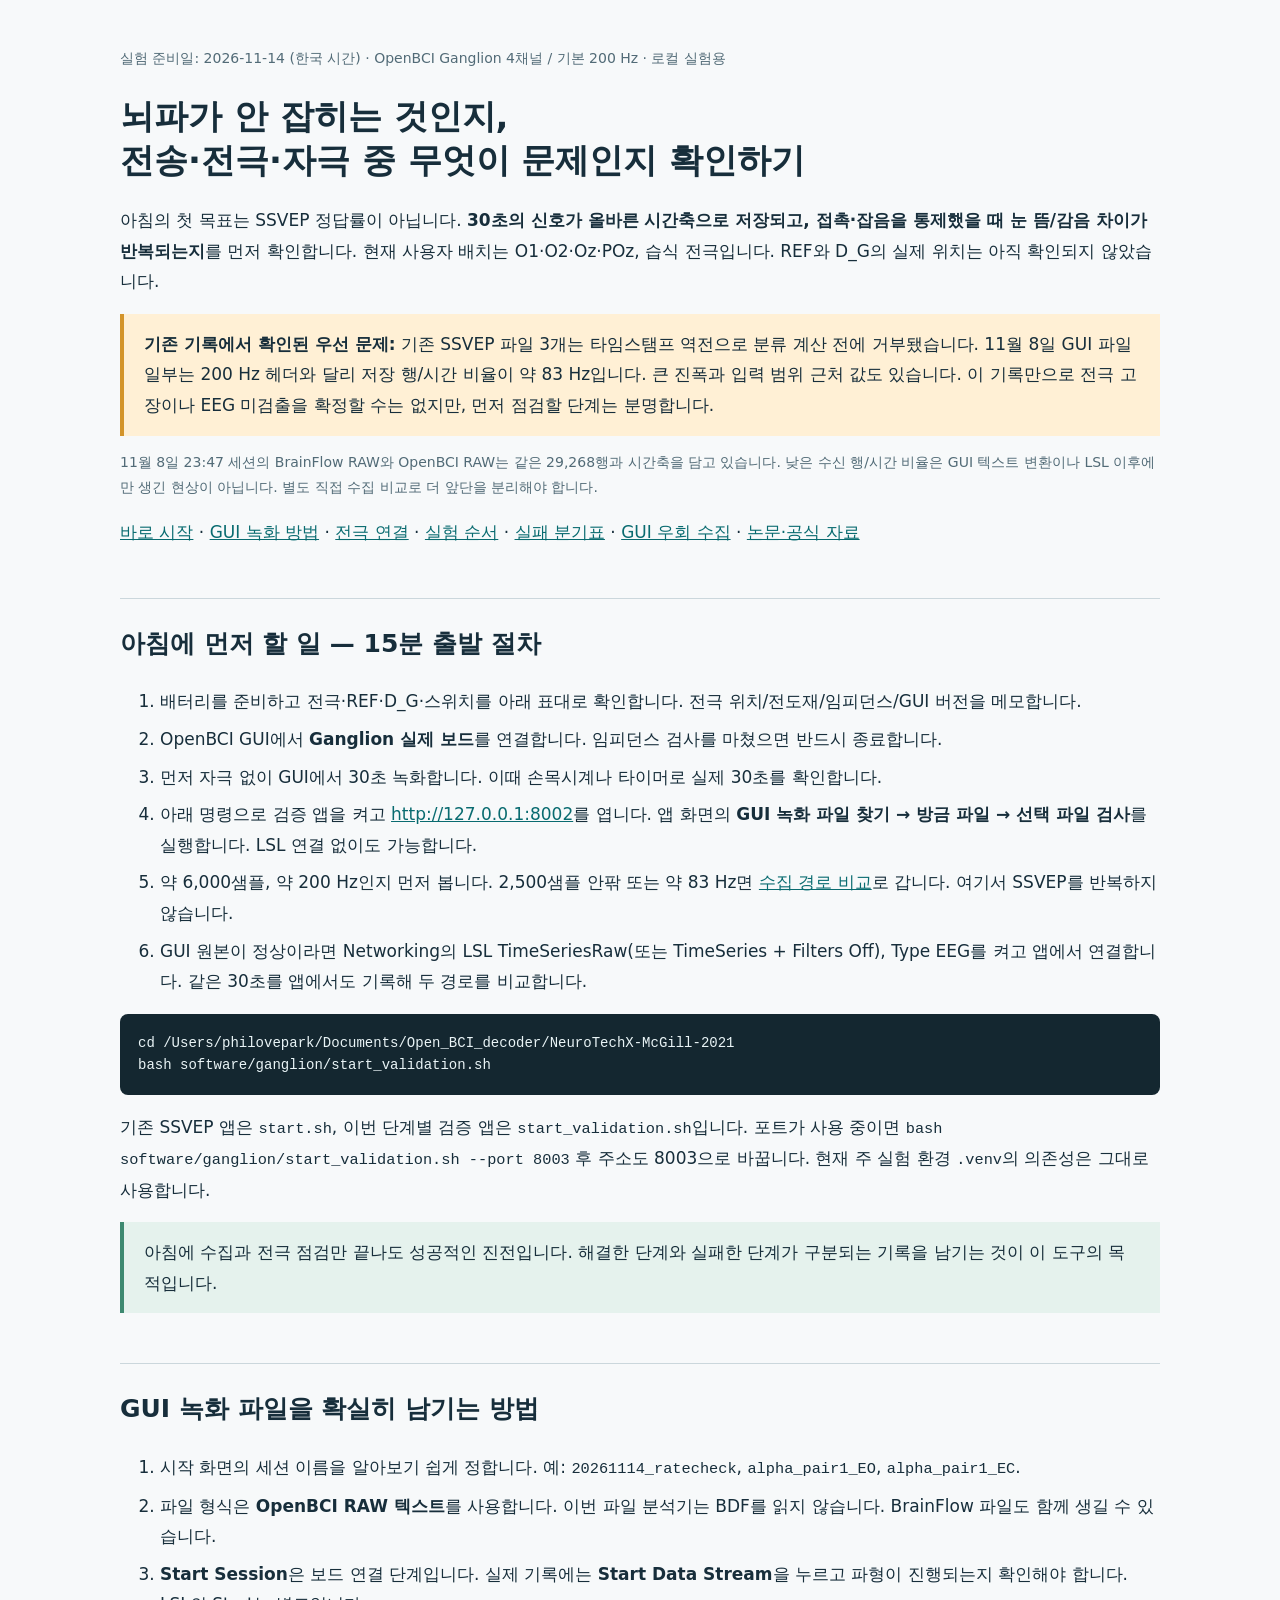
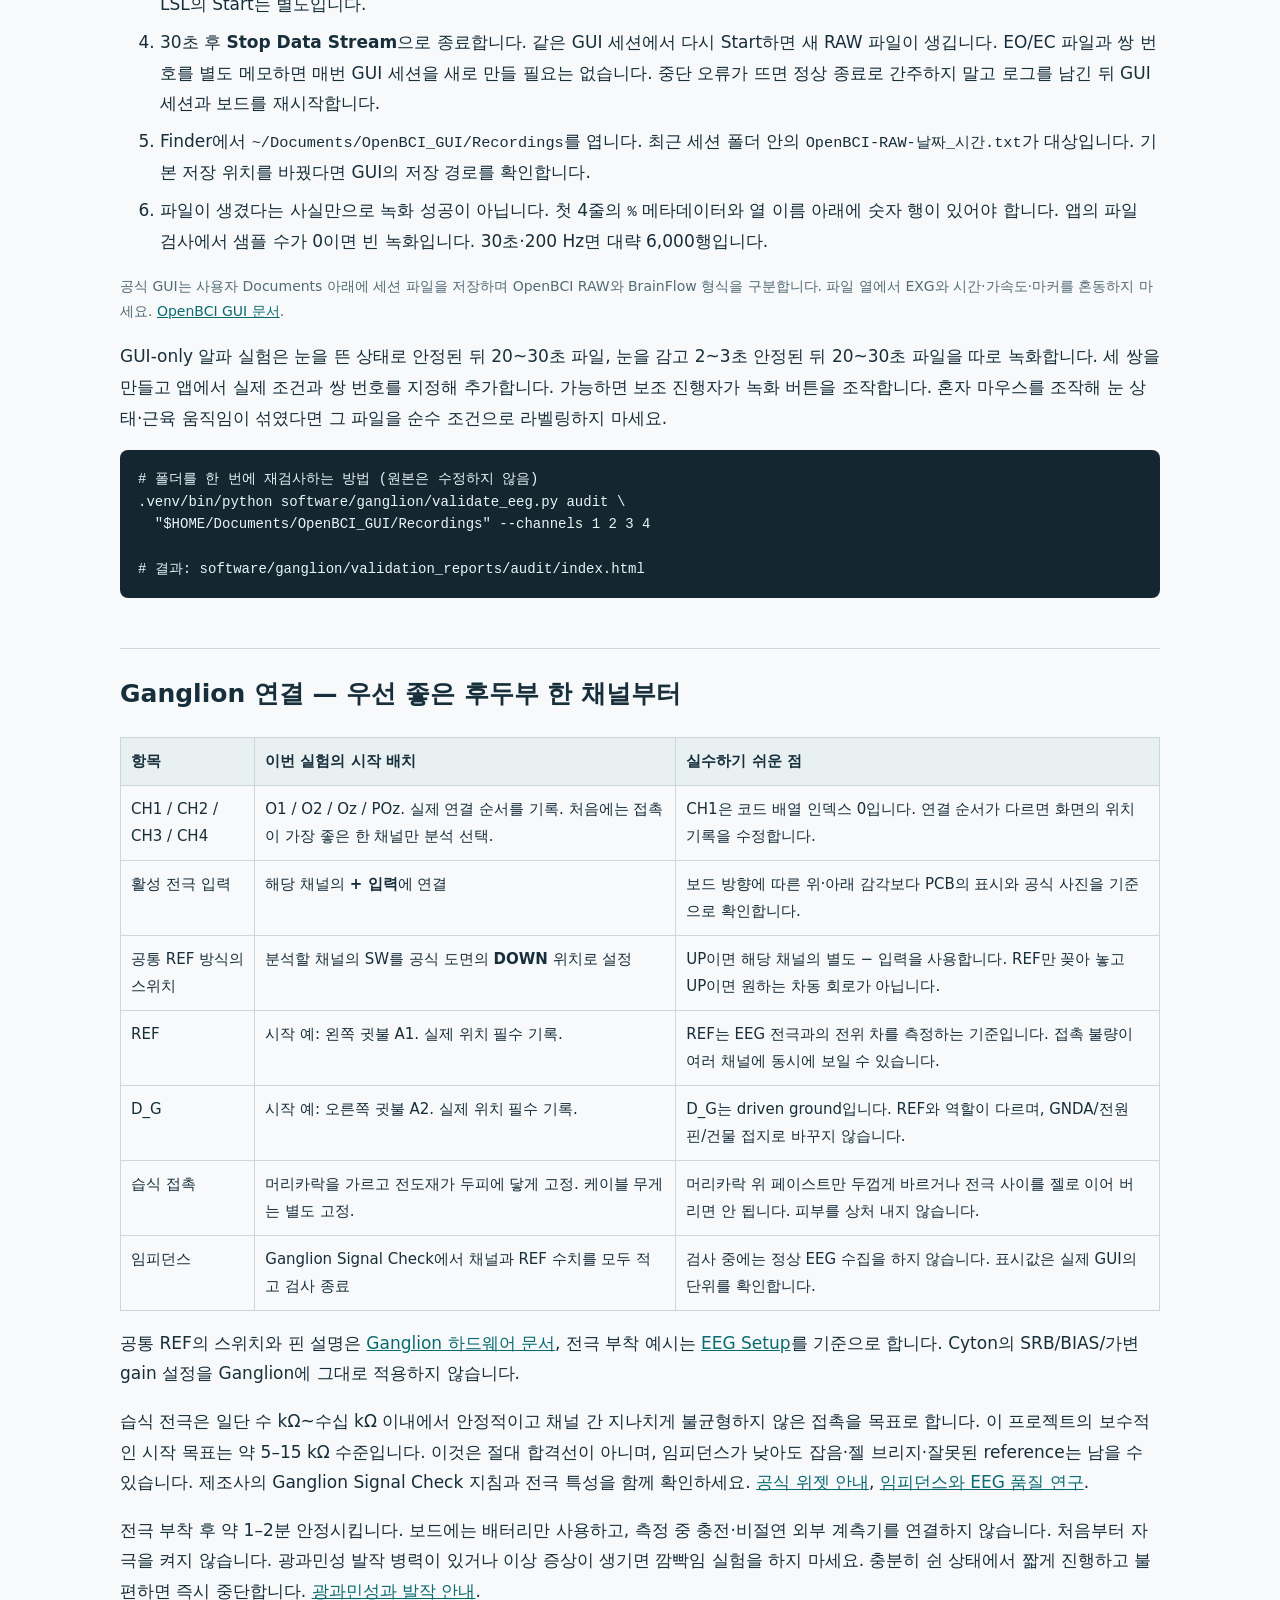
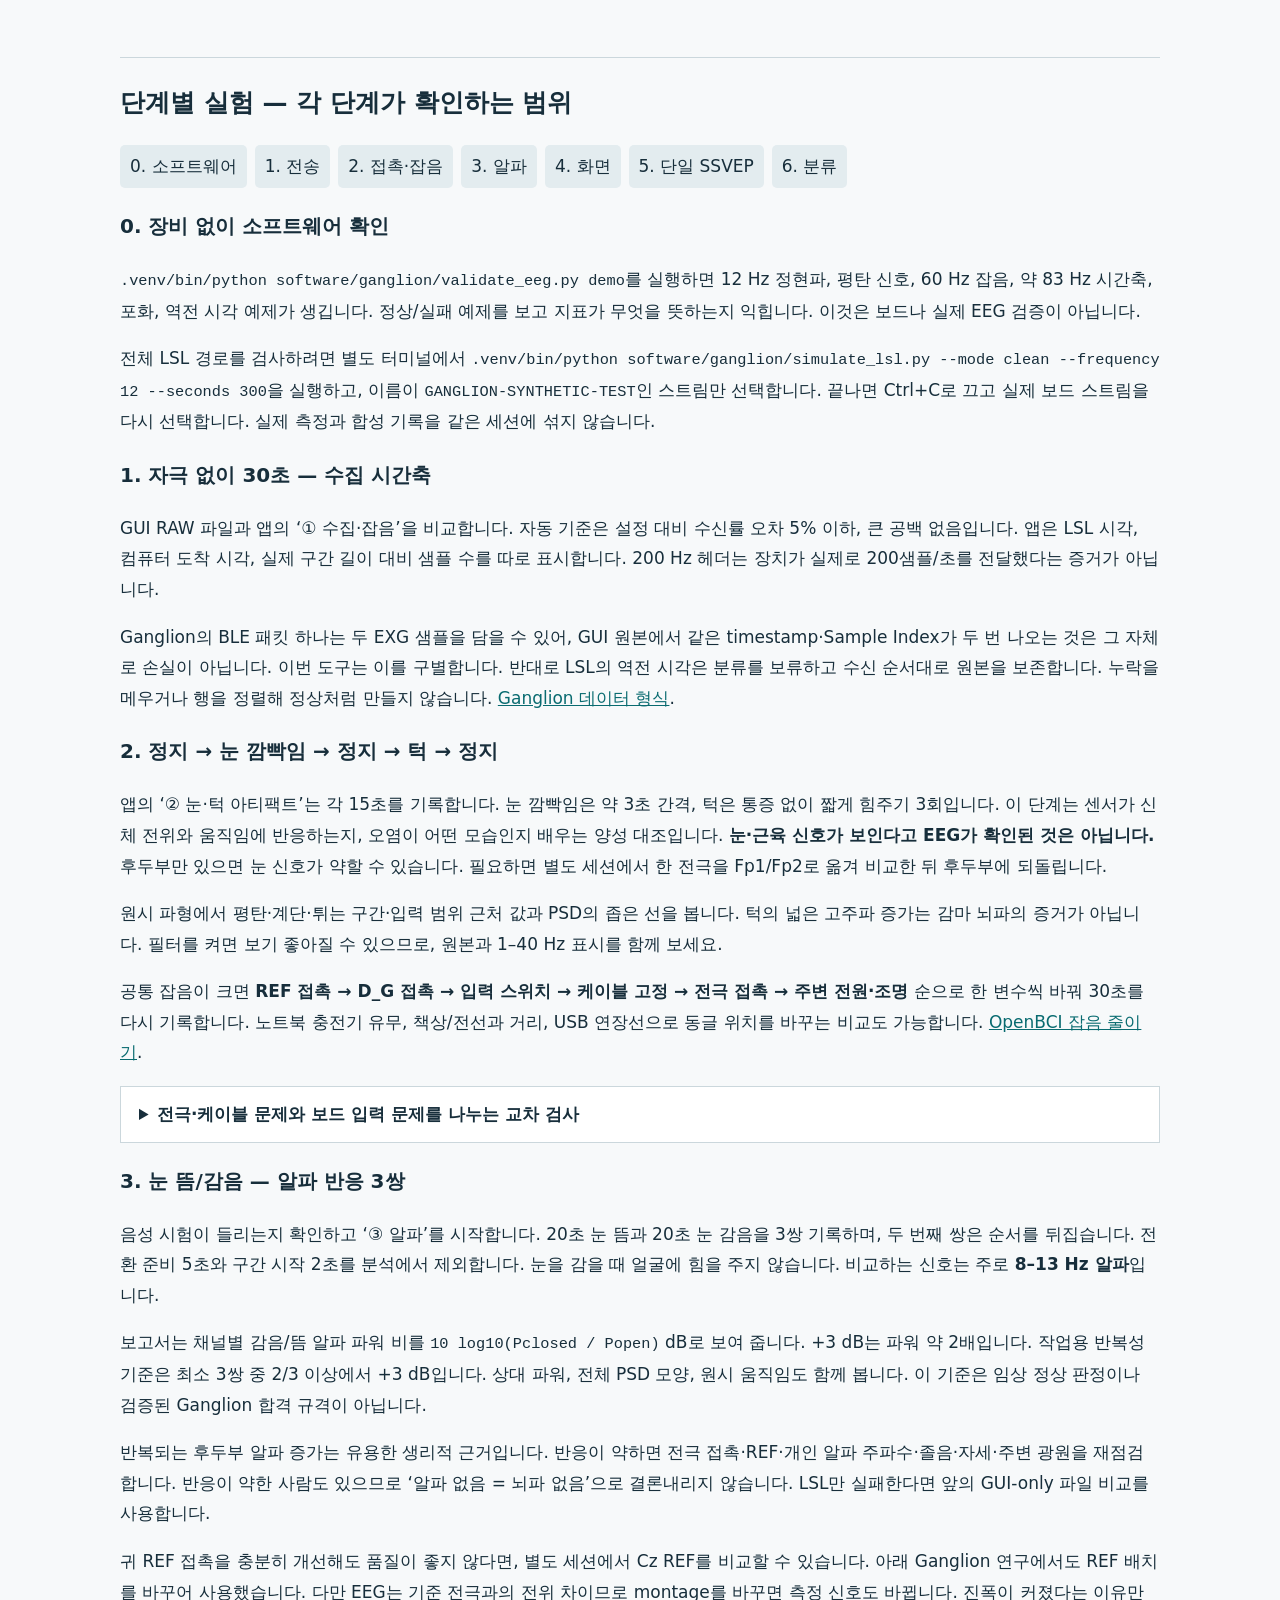
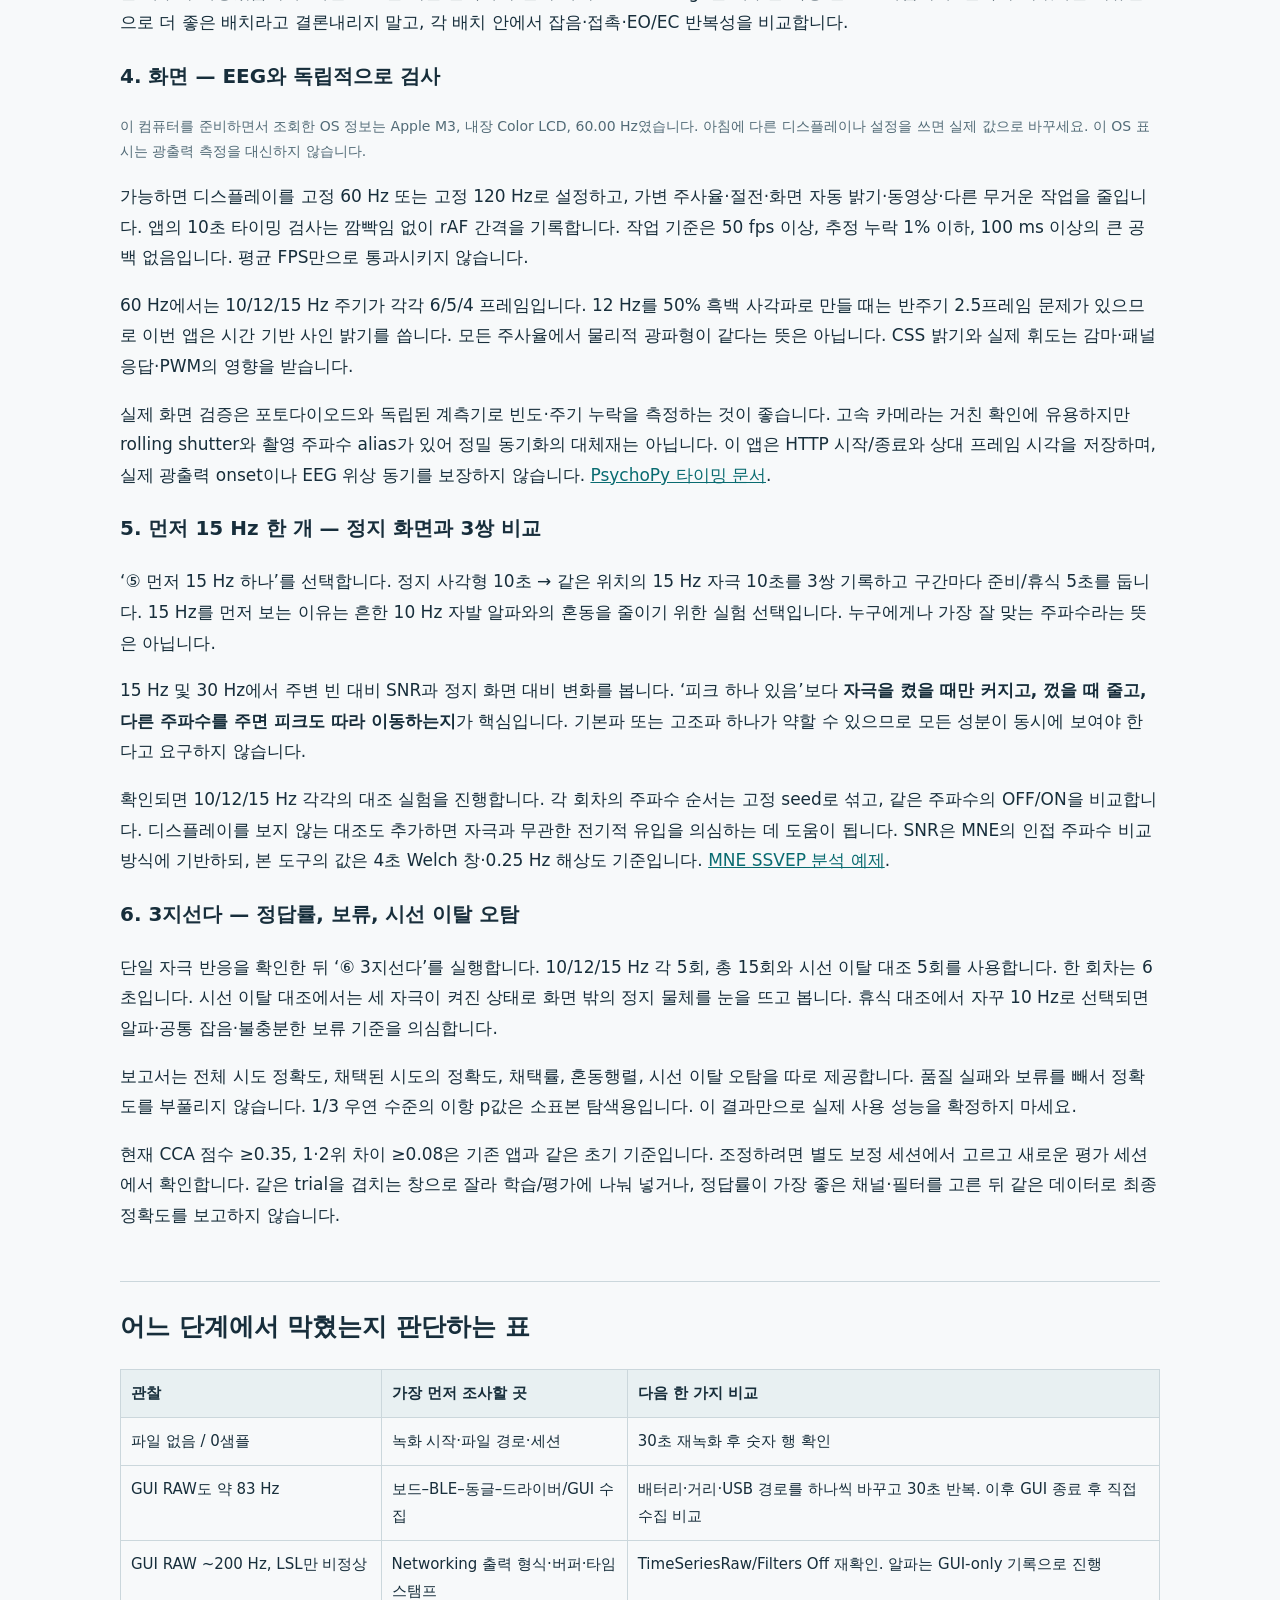
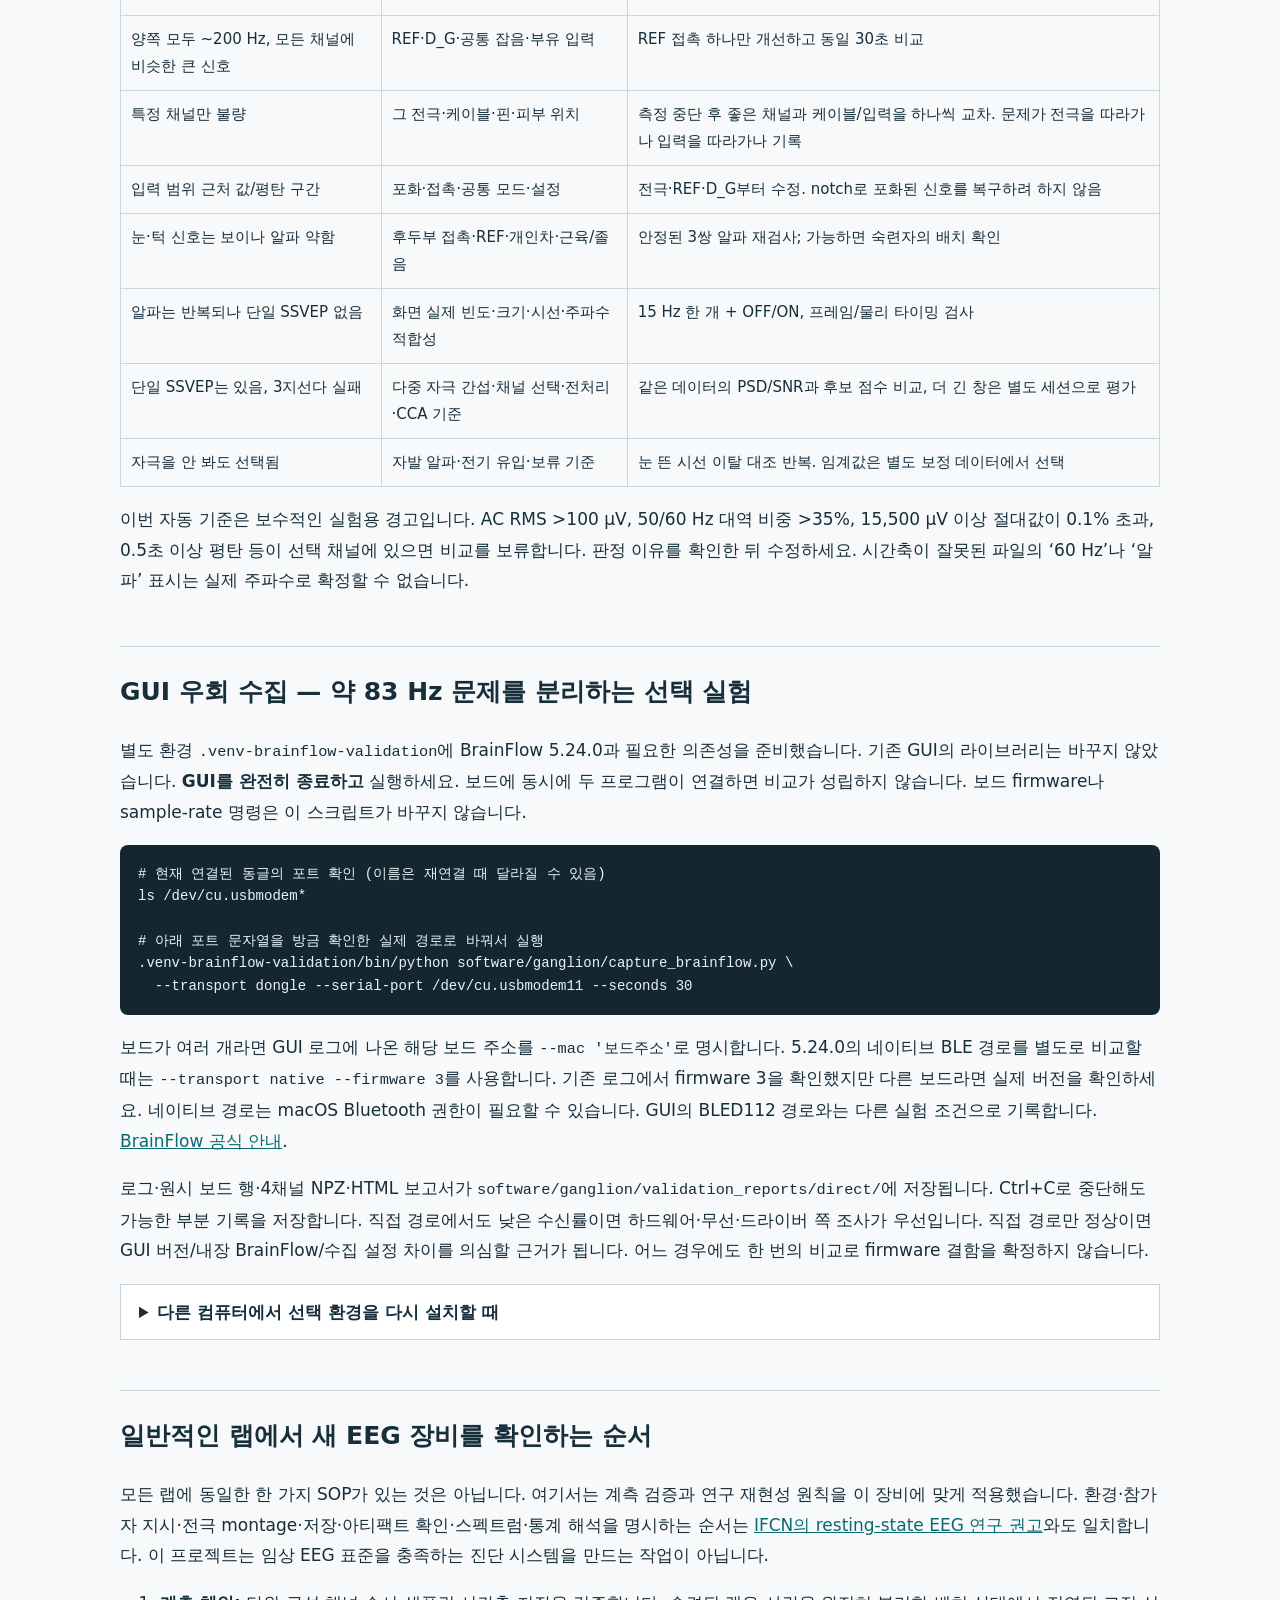
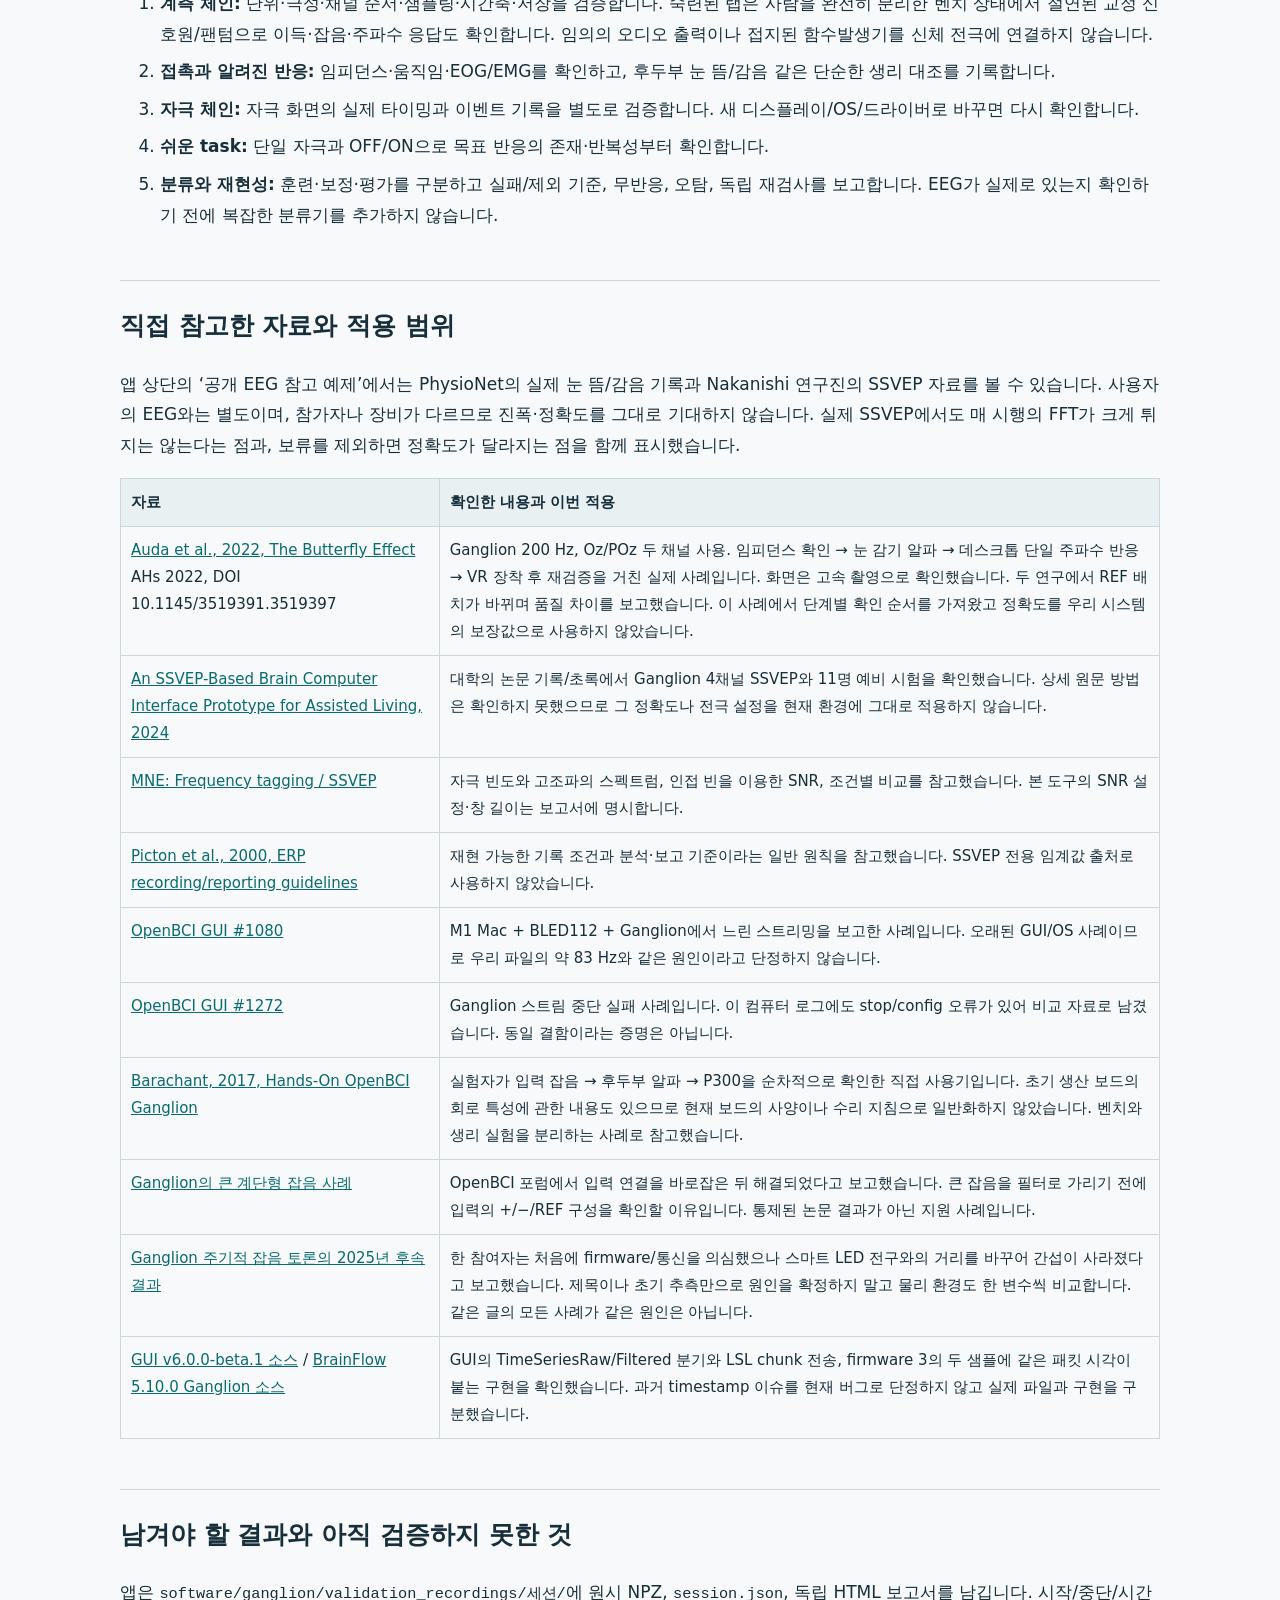
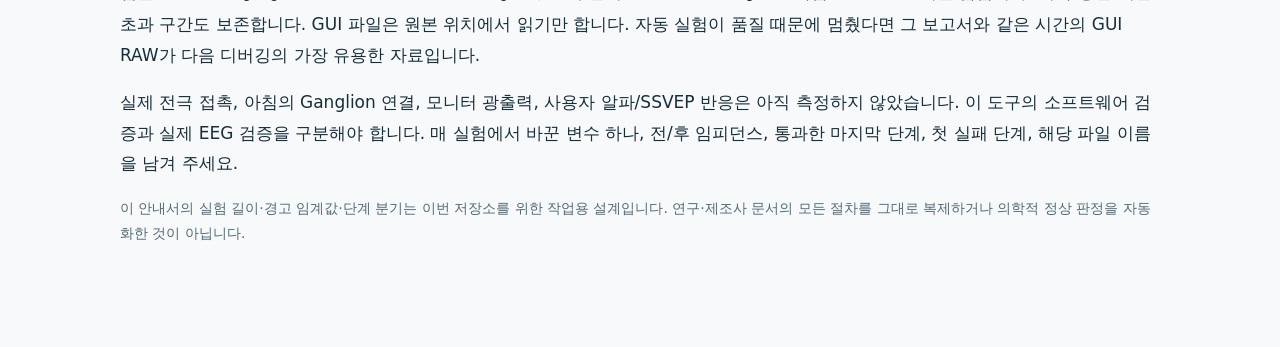
<file: NeuroTechX-McGill-2021/software/ganglion/docs/MORNING_GUIDE.html>
<!doctype html><html lang="ko"><head><meta charset="utf-8"><meta name="viewport" content="width=device-width,initial-scale=1"><title>Ganglion EEG 검증 · 아침 실험 안내</title><style>
body{font:17px/1.8 system-ui,-apple-system,sans-serif;max-width:1040px;margin:auto;padding:32px 24px 100px;color:#172e3b;background:#f7f9fa}h1{font-size:34px;line-height:1.3}h2{margin-top:50px;border-top:1px solid #cbd7dc;padding-top:22px;font-size:25px}h3{font-size:20px}a{color:#096b70}table{border-collapse:collapse;width:100%;font-size:15px}td,th{padding:10px;border:1px solid #cbd7dc;text-align:left;vertical-align:top}th{background:#e8f0f2}pre{background:#142730;color:#e9f4f6;padding:18px;border-radius:8px;overflow:auto;font-size:14px;line-height:1.6}code{font-size:.9em}li{margin:7px 0}.callout{background:#fff0d5;border-left:4px solid #d3942a;padding:15px 20px}.success{background:#e5f2ed;border-left:4px solid #3d8970;padding:15px 20px}.small{font-size:14px;color:#526b77}.flow{display:flex;gap:8px;flex-wrap:wrap}.flow span{background:#e3ecef;padding:6px 10px;border-radius:5px}details{border:1px solid #cbd7dc;padding:12px 18px;margin:18px 0;background:white}summary{cursor:pointer;font-weight:600}@media(max-width:600px){body{padding:18px 12px}h1{font-size:27px}table{font-size:13px}td,th{padding:6px}}@media print{body{background:white;font-size:11pt;max-width:none;padding:0}h2{break-after:avoid}pre,table,details{break-inside:avoid}a{color:#075c60}}
</style></head><body>
<p class="small">실험 준비일: 2026-11-14 (한국 시간) · OpenBCI Ganglion 4채널 / 기본 200 Hz · 로컬 실험용</p>
<h1>뇌파가 안 잡히는 것인지,<br>전송·전극·자극 중 무엇이 문제인지 확인하기</h1>
<p>아침의 첫 목표는 SSVEP 정답률이 아닙니다. <strong>30초의 신호가 올바른 시간축으로 저장되고, 접촉·잡음을 통제했을 때 눈 뜸/감음 차이가 반복되는지</strong>를 먼저 확인합니다. 현재 사용자 배치는 O1·O2·Oz·POz, 습식 전극입니다. REF와 D_G의 실제 위치는 아직 확인되지 않았습니다.</p>
<div class="callout"><strong>기존 기록에서 확인된 우선 문제:</strong> 기존 SSVEP 파일 3개는 타임스탬프 역전으로 분류 계산 전에 거부됐습니다. 11월 8일 GUI 파일 일부는 200 Hz 헤더와 달리 저장 행/시간 비율이 약 83 Hz입니다. 큰 진폭과 입력 범위 근처 값도 있습니다. 이 기록만으로 전극 고장이나 EEG 미검출을 확정할 수는 없지만, 먼저 점검할 단계는 분명합니다.</div>
<p class="small">11월 8일 23:47 세션의 BrainFlow RAW와 OpenBCI RAW는 같은 29,268행과 시간축을 담고 있습니다. 낮은 수신 행/시간 비율은 GUI 텍스트 변환이나 LSL 이후에만 생긴 현상이 아닙니다. 별도 직접 수집 비교로 더 앞단을 분리해야 합니다.</p>
<p><a href="#quick">바로 시작</a> · <a href="#record">GUI 녹화 방법</a> · <a href="#setup">전극 연결</a> · <a href="#steps">실험 순서</a> · <a href="#decision">실패 분기표</a> · <a href="#direct">GUI 우회 수집</a> · <a href="#research">논문·공식 자료</a></p>

<h2 id="quick">아침에 먼저 할 일 — 15분 출발 절차</h2>
<ol>
<li>배터리를 준비하고 전극·REF·D_G·스위치를 아래 표대로 확인합니다. 전극 위치/전도재/임피던스/GUI 버전을 메모합니다.</li>
<li>OpenBCI GUI에서 <strong>Ganglion 실제 보드</strong>를 연결합니다. 임피던스 검사를 마쳤으면 반드시 종료합니다.</li>
<li>먼저 자극 없이 GUI에서 30초 녹화합니다. 이때 손목시계나 타이머로 실제 30초를 확인합니다.</li>
<li>아래 명령으로 검증 앱을 켜고 <a href="http://127.0.0.1:8002">http://127.0.0.1:8002</a>를 엽니다. 앱 화면의 <strong>GUI 녹화 파일 찾기 → 방금 파일 → 선택 파일 검사</strong>를 실행합니다. LSL 연결 없이도 가능합니다.</li>
<li>약 6,000샘플, 약 200 Hz인지 먼저 봅니다. 2,500샘플 안팎 또는 약 83 Hz면 <a href="#direct">수집 경로 비교</a>로 갑니다. 여기서 SSVEP를 반복하지 않습니다.</li>
<li>GUI 원본이 정상이라면 Networking의 LSL TimeSeriesRaw(또는 TimeSeries + Filters Off), Type EEG를 켜고 앱에서 연결합니다. 같은 30초를 앱에서도 기록해 두 경로를 비교합니다.</li>
</ol>
<pre>cd /Users/philovepark/Documents/Open_BCI_decoder/NeuroTechX-McGill-2021
bash software/ganglion/start_validation.sh</pre>
<p>기존 SSVEP 앱은 <code>start.sh</code>, 이번 단계별 검증 앱은 <code>start_validation.sh</code>입니다. 포트가 사용 중이면 <code>bash software/ganglion/start_validation.sh --port 8003</code> 후 주소도 8003으로 바꿉니다. 현재 주 실험 환경 <code>.venv</code>의 의존성은 그대로 사용합니다.</p>
<div class="success">아침에 수집과 전극 점검만 끝나도 성공적인 진전입니다. 해결한 단계와 실패한 단계가 구분되는 기록을 남기는 것이 이 도구의 목적입니다.</div>

<h2 id="record">GUI 녹화 파일을 확실히 남기는 방법</h2>
<ol>
<li>시작 화면의 세션 이름을 알아보기 쉽게 정합니다. 예: <code>20261114_ratecheck</code>, <code>alpha_pair1_EO</code>, <code>alpha_pair1_EC</code>.</li>
<li>파일 형식은 <strong>OpenBCI RAW 텍스트</strong>를 사용합니다. 이번 파일 분석기는 BDF를 읽지 않습니다. BrainFlow 파일도 함께 생길 수 있습니다.</li>
<li><strong>Start Session</strong>은 보드 연결 단계입니다. 실제 기록에는 <strong>Start Data Stream</strong>을 누르고 파형이 진행되는지 확인해야 합니다. LSL의 Start는 별도입니다.</li>
<li>30초 후 <strong>Stop Data Stream</strong>으로 종료합니다. 같은 GUI 세션에서 다시 Start하면 새 RAW 파일이 생깁니다. EO/EC 파일과 쌍 번호를 별도 메모하면 매번 GUI 세션을 새로 만들 필요는 없습니다. 중단 오류가 뜨면 정상 종료로 간주하지 말고 로그를 남긴 뒤 GUI 세션과 보드를 재시작합니다.</li>
<li>Finder에서 <code>~/Documents/OpenBCI_GUI/Recordings</code>를 엽니다. 최근 세션 폴더 안의 <code>OpenBCI-RAW-날짜_시간.txt</code>가 대상입니다. 기본 저장 위치를 바꿨다면 GUI의 저장 경로를 확인합니다.</li>
<li>파일이 생겼다는 사실만으로 녹화 성공이 아닙니다. 첫 4줄의 <code>%</code> 메타데이터와 열 이름 아래에 숫자 행이 있어야 합니다. 앱의 파일 검사에서 샘플 수가 0이면 빈 녹화입니다. 30초·200 Hz면 대략 6,000행입니다.</li>
</ol>
<p class="small">공식 GUI는 사용자 Documents 아래에 세션 파일을 저장하며 OpenBCI RAW와 BrainFlow 형식을 구분합니다. 파일 열에서 EXG와 시간·가속도·마커를 혼동하지 마세요. <a href="https://docs.openbci.com/Software/OpenBCISoftware/GUIDocs/">OpenBCI GUI 문서</a>.</p>
<p>GUI-only 알파 실험은 눈을 뜬 상태로 안정된 뒤 20~30초 파일, 눈을 감고 2~3초 안정된 뒤 20~30초 파일을 따로 녹화합니다. 세 쌍을 만들고 앱에서 실제 조건과 쌍 번호를 지정해 추가합니다. 가능하면 보조 진행자가 녹화 버튼을 조작합니다. 혼자 마우스를 조작해 눈 상태·근육 움직임이 섞였다면 그 파일을 순수 조건으로 라벨링하지 마세요.</p>
<pre># 폴더를 한 번에 재검사하는 방법 (원본은 수정하지 않음)
.venv/bin/python software/ganglion/validate_eeg.py audit \
  "$HOME/Documents/OpenBCI_GUI/Recordings" --channels 1 2 3 4

# 결과: software/ganglion/validation_reports/audit/index.html</pre>

<h2 id="setup">Ganglion 연결 — 우선 좋은 후두부 한 채널부터</h2>
<table><thead><tr><th>항목</th><th>이번 실험의 시작 배치</th><th>실수하기 쉬운 점</th></tr></thead><tbody>
<tr><td>CH1 / CH2 / CH3 / CH4</td><td>O1 / O2 / Oz / POz. 실제 연결 순서를 기록. 처음에는 접촉이 가장 좋은 한 채널만 분석 선택.</td><td>CH1은 코드 배열 인덱스 0입니다. 연결 순서가 다르면 화면의 위치 기록을 수정합니다.</td></tr>
<tr><td>활성 전극 입력</td><td>해당 채널의 <strong>+ 입력</strong>에 연결</td><td>보드 방향에 따른 위·아래 감각보다 PCB의 표시와 공식 사진을 기준으로 확인합니다.</td></tr>
<tr><td>공통 REF 방식의 스위치</td><td>분석할 채널의 SW를 공식 도면의 <strong>DOWN</strong> 위치로 설정</td><td>UP이면 해당 채널의 별도 − 입력을 사용합니다. REF만 꽂아 놓고 UP이면 원하는 차동 회로가 아닙니다.</td></tr>
<tr><td>REF</td><td>시작 예: 왼쪽 귓불 A1. 실제 위치 필수 기록.</td><td>REF는 EEG 전극과의 전위 차를 측정하는 기준입니다. 접촉 불량이 여러 채널에 동시에 보일 수 있습니다.</td></tr>
<tr><td>D_G</td><td>시작 예: 오른쪽 귓불 A2. 실제 위치 필수 기록.</td><td>D_G는 driven ground입니다. REF와 역할이 다르며, GNDA/전원 핀/건물 접지로 바꾸지 않습니다.</td></tr>
<tr><td>습식 접촉</td><td>머리카락을 가르고 전도재가 두피에 닿게 고정. 케이블 무게는 별도 고정.</td><td>머리카락 위 페이스트만 두껍게 바르거나 전극 사이를 젤로 이어 버리면 안 됩니다. 피부를 상처 내지 않습니다.</td></tr>
<tr><td>임피던스</td><td>Ganglion Signal Check에서 채널과 REF 수치를 모두 적고 검사 종료</td><td>검사 중에는 정상 EEG 수집을 하지 않습니다. 표시값은 실제 GUI의 단위를 확인합니다.</td></tr>
</tbody></table>
<p>공통 REF의 스위치와 핀 설명은 <a href="https://docs.openbci.com/Ganglion/GanglionSpecs/">Ganglion 하드웨어 문서</a>, 전극 부착 예시는 <a href="https://docs.openbci.com/GettingStarted/Biosensing-Setups/EEGSetup/">EEG Setup</a>를 기준으로 합니다. Cyton의 SRB/BIAS/가변 gain 설정을 Ganglion에 그대로 적용하지 않습니다.</p>
<p>습식 전극은 일단 수 kΩ~수십 kΩ 이내에서 안정적이고 채널 간 지나치게 불균형하지 않은 접촉을 목표로 합니다. 이 프로젝트의 보수적인 시작 목표는 약 5–15 kΩ 수준입니다. 이것은 절대 합격선이 아니며, 임피던스가 낮아도 잡음·젤 브리지·잘못된 reference는 남을 수 있습니다. 제조사의 Ganglion Signal Check 지침과 전극 특성을 함께 확인하세요. <a href="https://docs.openbci.com/Software/OpenBCISoftware/GUIWidgets/">공식 위젯 안내</a>, <a href="https://pubmed.ncbi.nlm.nih.gov/11222977/">임피던스와 EEG 품질 연구</a>.</p>
<p>전극 부착 후 약 1–2분 안정시킵니다. 보드에는 배터리만 사용하고, 측정 중 충전·비절연 외부 계측기를 연결하지 않습니다. 처음부터 자극을 켜지 않습니다. 광과민성 발작 병력이 있거나 이상 증상이 생기면 깜빡임 실험을 하지 마세요. 충분히 쉰 상태에서 짧게 진행하고 불편하면 즉시 중단합니다. <a href="https://www.epilepsy.com/what-is-epilepsy/seizure-triggers/photosensitivity">광과민성과 발작 안내</a>.</p>

<h2 id="steps">단계별 실험 — 각 단계가 확인하는 범위</h2>
<div class="flow"><span>0. 소프트웨어</span><span>1. 전송</span><span>2. 접촉·잡음</span><span>3. 알파</span><span>4. 화면</span><span>5. 단일 SSVEP</span><span>6. 분류</span></div>
<h3>0. 장비 없이 소프트웨어 확인</h3>
<p><code>.venv/bin/python software/ganglion/validate_eeg.py demo</code>를 실행하면 12 Hz 정현파, 평탄 신호, 60 Hz 잡음, 약 83 Hz 시간축, 포화, 역전 시각 예제가 생깁니다. 정상/실패 예제를 보고 지표가 무엇을 뜻하는지 익힙니다. 이것은 보드나 실제 EEG 검증이 아닙니다.</p>
<p>전체 LSL 경로를 검사하려면 별도 터미널에서 <code>.venv/bin/python software/ganglion/simulate_lsl.py --mode clean --frequency 12 --seconds 300</code>을 실행하고, 이름이 <code>GANGLION-SYNTHETIC-TEST</code>인 스트림만 선택합니다. 끝나면 Ctrl+C로 끄고 실제 보드 스트림을 다시 선택합니다. 실제 측정과 합성 기록을 같은 세션에 섞지 않습니다.</p>

<h3>1. 자극 없이 30초 — 수집 시간축</h3>
<p>GUI RAW 파일과 앱의 ‘① 수집·잡음’을 비교합니다. 자동 기준은 설정 대비 수신률 오차 5% 이하, 큰 공백 없음입니다. 앱은 LSL 시각, 컴퓨터 도착 시각, 실제 구간 길이 대비 샘플 수를 따로 표시합니다. 200 Hz 헤더는 장치가 실제로 200샘플/초를 전달했다는 증거가 아닙니다.</p>
<p>Ganglion의 BLE 패킷 하나는 두 EXG 샘플을 담을 수 있어, GUI 원본에서 같은 timestamp·Sample Index가 두 번 나오는 것은 그 자체로 손실이 아닙니다. 이번 도구는 이를 구별합니다. 반대로 LSL의 역전 시각은 분류를 보류하고 수신 순서대로 원본을 보존합니다. 누락을 메우거나 행을 정렬해 정상처럼 만들지 않습니다. <a href="https://docs.openbci.com/Ganglion/GanglionDataFormat/">Ganglion 데이터 형식</a>.</p>

<h3>2. 정지 → 눈 깜빡임 → 정지 → 턱 → 정지</h3>
<p>앱의 ‘② 눈·턱 아티팩트’는 각 15초를 기록합니다. 눈 깜빡임은 약 3초 간격, 턱은 통증 없이 짧게 힘주기 3회입니다. 이 단계는 센서가 신체 전위와 움직임에 반응하는지, 오염이 어떤 모습인지 배우는 양성 대조입니다. <strong>눈·근육 신호가 보인다고 EEG가 확인된 것은 아닙니다.</strong> 후두부만 있으면 눈 신호가 약할 수 있습니다. 필요하면 별도 세션에서 한 전극을 Fp1/Fp2로 옮겨 비교한 뒤 후두부에 되돌립니다.</p>
<p>원시 파형에서 평탄·계단·튀는 구간·입력 범위 근처 값과 PSD의 좁은 선을 봅니다. 턱의 넓은 고주파 증가는 감마 뇌파의 증거가 아닙니다. 필터를 켜면 보기 좋아질 수 있으므로, 원본과 1–40 Hz 표시를 함께 보세요.</p>
<p>공통 잡음이 크면 <strong>REF 접촉 → D_G 접촉 → 입력 스위치 → 케이블 고정 → 전극 접촉 → 주변 전원·조명</strong> 순으로 한 변수씩 바꿔 30초를 다시 기록합니다. 노트북 충전기 유무, 책상/전선과 거리, USB 연장선으로 동글 위치를 바꾸는 비교도 가능합니다. <a href="https://docs.openbci.com/Troubleshooting/minimizingNoise/">OpenBCI 잡음 줄이기</a>.</p>
<details><summary>전극·케이블 문제와 보드 입력 문제를 나누는 교차 검사</summary><p>먼저 수집을 멈춥니다. 불량 위치의 전극·케이블 묶음 A와 양호한 묶음 B를 표시하고, 두 묶음이 꽂힌 보드의 + 입력만 교환합니다. 공통 REF/D_G와 해당 입력의 DOWN 상태는 유지합니다. 30초 재녹화에서 문제가 A를 따라가면 전극·접촉·케이블 쪽, 같은 보드 채널에 남으면 입력·핀·설정 쪽을 우선 조사합니다. 한 번만으로 결함을 확정하지 말고 원래 연결로 되돌려 반복합니다. 분리 가능한 케이블이면 다음 실험에서 케이블만 바꿔 더 좁힙니다.</p><p>전극을 뽑아 입력을 공중에 띄운 상태는 ‘잡음이 없어야 하는 대조’가 아닙니다. 부유 입력은 주변 전자기장을 크게 받을 수 있습니다. 보드 자체 잡음 검사는 사람이 완전히 분리된 벤치에서, 정확한 하드웨어 버전에 맞는 종단/단락 fixture로 숙련자와 진행합니다.</p></details>

<h3>3. 눈 뜸/감음 — 알파 반응 3쌍</h3>
<p>음성 시험이 들리는지 확인하고 ‘③ 알파’를 시작합니다. 20초 눈 뜸과 20초 눈 감음을 3쌍 기록하며, 두 번째 쌍은 순서를 뒤집습니다. 전환 준비 5초와 구간 시작 2초를 분석에서 제외합니다. 눈을 감을 때 얼굴에 힘을 주지 않습니다. 비교하는 신호는 주로 <strong>8–13 Hz 알파</strong>입니다.</p>
<p>보고서는 채널별 감음/뜸 알파 파워 비를 <code>10 log10(Pclosed / Popen)</code> dB로 보여 줍니다. +3 dB는 파워 약 2배입니다. 작업용 반복성 기준은 최소 3쌍 중 2/3 이상에서 +3 dB입니다. 상대 파워, 전체 PSD 모양, 원시 움직임도 함께 봅니다. 이 기준은 임상 정상 판정이나 검증된 Ganglion 합격 규격이 아닙니다.</p>
<p>반복되는 후두부 알파 증가는 유용한 생리적 근거입니다. 반응이 약하면 전극 접촉·REF·개인 알파 주파수·졸음·자세·주변 광원을 재점검합니다. 반응이 약한 사람도 있으므로 ‘알파 없음 = 뇌파 없음’으로 결론내리지 않습니다. LSL만 실패한다면 앞의 GUI-only 파일 비교를 사용합니다.</p>
<p>귀 REF 접촉을 충분히 개선해도 품질이 좋지 않다면, 별도 세션에서 Cz REF를 비교할 수 있습니다. 아래 Ganglion 연구에서도 REF 배치를 바꾸어 사용했습니다. 다만 EEG는 기준 전극과의 전위 차이므로 montage를 바꾸면 측정 신호도 바뀝니다. 진폭이 커졌다는 이유만으로 더 좋은 배치라고 결론내리지 말고, 각 배치 안에서 잡음·접촉·EO/EC 반복성을 비교합니다.</p>

<h3>4. 화면 — EEG와 독립적으로 검사</h3><p class="small">이 컴퓨터를 준비하면서 조회한 OS 정보는 Apple M3, 내장 Color LCD, 60.00 Hz였습니다. 아침에 다른 디스플레이나 설정을 쓰면 실제 값으로 바꾸세요. 이 OS 표시는 광출력 측정을 대신하지 않습니다.</p>
<p>가능하면 디스플레이를 고정 60 Hz 또는 고정 120 Hz로 설정하고, 가변 주사율·절전·화면 자동 밝기·동영상·다른 무거운 작업을 줄입니다. 앱의 10초 타이밍 검사는 깜빡임 없이 rAF 간격을 기록합니다. 작업 기준은 50 fps 이상, 추정 누락 1% 이하, 100 ms 이상의 큰 공백 없음입니다. 평균 FPS만으로 통과시키지 않습니다.</p>
<p>60 Hz에서는 10/12/15 Hz 주기가 각각 6/5/4 프레임입니다. 12 Hz를 50% 흑백 사각파로 만들 때는 반주기 2.5프레임 문제가 있으므로 이번 앱은 시간 기반 사인 밝기를 씁니다. 모든 주사율에서 물리적 광파형이 같다는 뜻은 아닙니다. CSS 밝기와 실제 휘도는 감마·패널 응답·PWM의 영향을 받습니다.</p>
<p>실제 화면 검증은 포토다이오드와 독립된 계측기로 빈도·주기 누락을 측정하는 것이 좋습니다. 고속 카메라는 거친 확인에 유용하지만 rolling shutter와 촬영 주파수 alias가 있어 정밀 동기화의 대체재는 아닙니다. 이 앱은 HTTP 시작/종료와 상대 프레임 시각을 저장하며, 실제 광출력 onset이나 EEG 위상 동기를 보장하지 않습니다. <a href="https://psychopy.org/general/timing/millisecondPrecision.html">PsychoPy 타이밍 문서</a>.</p>

<h3>5. 먼저 15 Hz 한 개 — 정지 화면과 3쌍 비교</h3>
<p>‘⑤ 먼저 15 Hz 하나’를 선택합니다. 정지 사각형 10초 → 같은 위치의 15 Hz 자극 10초를 3쌍 기록하고 구간마다 준비/휴식 5초를 둡니다. 15 Hz를 먼저 보는 이유는 흔한 10 Hz 자발 알파와의 혼동을 줄이기 위한 실험 선택입니다. 누구에게나 가장 잘 맞는 주파수라는 뜻은 아닙니다.</p>
<p>15 Hz 및 30 Hz에서 주변 빈 대비 SNR과 정지 화면 대비 변화를 봅니다. ‘피크 하나 있음’보다 <strong>자극을 켰을 때만 커지고, 껐을 때 줄고, 다른 주파수를 주면 피크도 따라 이동하는지</strong>가 핵심입니다. 기본파 또는 고조파 하나가 약할 수 있으므로 모든 성분이 동시에 보여야 한다고 요구하지 않습니다.</p>
<p>확인되면 10/12/15 Hz 각각의 대조 실험을 진행합니다. 각 회차의 주파수 순서는 고정 seed로 섞고, 같은 주파수의 OFF/ON을 비교합니다. 디스플레이를 보지 않는 대조도 추가하면 자극과 무관한 전기적 유입을 의심하는 데 도움이 됩니다. SNR은 MNE의 인접 주파수 비교 방식에 기반하되, 본 도구의 값은 4초 Welch 창·0.25 Hz 해상도 기준입니다. <a href="https://mne.tools/stable/auto_tutorials/time-freq/50_ssvep.html">MNE SSVEP 분석 예제</a>.</p>

<h3>6. 3지선다 — 정답률, 보류, 시선 이탈 오탐</h3>
<p>단일 자극 반응을 확인한 뒤 ‘⑥ 3지선다’를 실행합니다. 10/12/15 Hz 각 5회, 총 15회와 시선 이탈 대조 5회를 사용합니다. 한 회차는 6초입니다. 시선 이탈 대조에서는 세 자극이 켜진 상태로 화면 밖의 정지 물체를 눈을 뜨고 봅니다. 휴식 대조에서 자꾸 10 Hz로 선택되면 알파·공통 잡음·불충분한 보류 기준을 의심합니다.</p>
<p>보고서는 전체 시도 정확도, 채택된 시도의 정확도, 채택률, 혼동행렬, 시선 이탈 오탐을 따로 제공합니다. 품질 실패와 보류를 빼서 정확도를 부풀리지 않습니다. 1/3 우연 수준의 이항 p값은 소표본 탐색용입니다. 이 결과만으로 실제 사용 성능을 확정하지 마세요.</p>
<p>현재 CCA 점수 ≥0.35, 1·2위 차이 ≥0.08은 기존 앱과 같은 초기 기준입니다. 조정하려면 별도 보정 세션에서 고르고 새로운 평가 세션에서 확인합니다. 같은 trial을 겹치는 창으로 잘라 학습/평가에 나눠 넣거나, 정답률이 가장 좋은 채널·필터를 고른 뒤 같은 데이터로 최종 정확도를 보고하지 않습니다.</p>

<h2 id="decision">어느 단계에서 막혔는지 판단하는 표</h2>
<table><thead><tr><th>관찰</th><th>가장 먼저 조사할 곳</th><th>다음 한 가지 비교</th></tr></thead><tbody>
<tr><td>파일 없음 / 0샘플</td><td>녹화 시작·파일 경로·세션</td><td>30초 재녹화 후 숫자 행 확인</td></tr>
<tr><td>GUI RAW도 약 83 Hz</td><td>보드–BLE–동글–드라이버/GUI 수집</td><td>배터리·거리·USB 경로를 하나씩 바꾸고 30초 반복. 이후 GUI 종료 후 직접 수집 비교</td></tr>
<tr><td>GUI RAW ~200 Hz, LSL만 비정상</td><td>Networking 출력 형식·버퍼·타임스탬프</td><td>TimeSeriesRaw/Filters Off 재확인. 알파는 GUI-only 기록으로 진행</td></tr>
<tr><td>양쪽 모두 ~200 Hz, 모든 채널에 비슷한 큰 신호</td><td>REF·D_G·공통 잡음·부유 입력</td><td>REF 접촉 하나만 개선하고 동일 30초 비교</td></tr>
<tr><td>특정 채널만 불량</td><td>그 전극·케이블·핀·피부 위치</td><td>측정 중단 후 좋은 채널과 케이블/입력을 하나씩 교차. 문제가 전극을 따라가나 입력을 따라가나 기록</td></tr>
<tr><td>입력 범위 근처 값/평탄 구간</td><td>포화·접촉·공통 모드·설정</td><td>전극·REF·D_G부터 수정. notch로 포화된 신호를 복구하려 하지 않음</td></tr>
<tr><td>눈·턱 신호는 보이나 알파 약함</td><td>후두부 접촉·REF·개인차·근육/졸음</td><td>안정된 3쌍 알파 재검사; 가능하면 숙련자의 배치 확인</td></tr>
<tr><td>알파는 반복되나 단일 SSVEP 없음</td><td>화면 실제 빈도·크기·시선·주파수 적합성</td><td>15 Hz 한 개 + OFF/ON, 프레임/물리 타이밍 검사</td></tr>
<tr><td>단일 SSVEP는 있음, 3지선다 실패</td><td>다중 자극 간섭·채널 선택·전처리·CCA 기준</td><td>같은 데이터의 PSD/SNR과 후보 점수 비교, 더 긴 창은 별도 세션으로 평가</td></tr>
<tr><td>자극을 안 봐도 선택됨</td><td>자발 알파·전기 유입·보류 기준</td><td>눈 뜬 시선 이탈 대조 반복. 임계값은 별도 보정 데이터에서 선택</td></tr>
</tbody></table>
<p>이번 자동 기준은 보수적인 실험용 경고입니다. AC RMS &gt;100 µV, 50/60 Hz 대역 비중 &gt;35%, 15,500 µV 이상 절대값이 0.1% 초과, 0.5초 이상 평탄 등이 선택 채널에 있으면 비교를 보류합니다. 판정 이유를 확인한 뒤 수정하세요. 시간축이 잘못된 파일의 ‘60 Hz’나 ‘알파’ 표시는 실제 주파수로 확정할 수 없습니다.</p>

<h2 id="direct">GUI 우회 수집 — 약 83 Hz 문제를 분리하는 선택 실험</h2>
<p>별도 환경 <code>.venv-brainflow-validation</code>에 BrainFlow 5.24.0과 필요한 의존성을 준비했습니다. 기존 GUI의 라이브러리는 바꾸지 않았습니다. <strong>GUI를 완전히 종료하고</strong> 실행하세요. 보드에 동시에 두 프로그램이 연결하면 비교가 성립하지 않습니다. 보드 firmware나 sample-rate 명령은 이 스크립트가 바꾸지 않습니다.</p>
<pre># 현재 연결된 동글의 포트 확인 (이름은 재연결 때 달라질 수 있음)
ls /dev/cu.usbmodem*

# 아래 포트 문자열을 방금 확인한 실제 경로로 바꿔서 실행
.venv-brainflow-validation/bin/python software/ganglion/capture_brainflow.py \
  --transport dongle --serial-port /dev/cu.usbmodem11 --seconds 30</pre>
<p>보드가 여러 개라면 GUI 로그에 나온 해당 보드 주소를 <code>--mac '보드주소'</code>로 명시합니다. 5.24.0의 네이티브 BLE 경로를 별도로 비교할 때는 <code>--transport native --firmware 3</code>를 사용합니다. 기존 로그에서 firmware 3을 확인했지만 다른 보드라면 실제 버전을 확인하세요. 네이티브 경로는 macOS Bluetooth 권한이 필요할 수 있습니다. GUI의 BLED112 경로와는 다른 실험 조건으로 기록합니다. <a href="https://brainflow.readthedocs.io/en/stable/SupportedBoards.html#ganglion-native">BrainFlow 공식 안내</a>.</p>
<p>로그·원시 보드 행·4채널 NPZ·HTML 보고서가 <code>software/ganglion/validation_reports/direct/</code>에 저장됩니다. Ctrl+C로 중단해도 가능한 부분 기록을 저장합니다. 직접 경로에서도 낮은 수신률이면 하드웨어·무선·드라이버 쪽 조사가 우선입니다. 직접 경로만 정상이면 GUI 버전/내장 BrainFlow/수집 설정 차이를 의심할 근거가 됩니다. 어느 경우에도 한 번의 비교로 firmware 결함을 확정하지 않습니다.</p>
<details><summary>다른 컴퓨터에서 선택 환경을 다시 설치할 때</summary><pre>python3 -m venv .venv-brainflow-validation
.venv-brainflow-validation/bin/python -m pip install \
  -r software/ganglion/requirements-brainflow.txt</pre><p>장치가 없는 소프트웨어 검사: <code>--transport synthetic --seconds 5</code>. 이 모드는 BrainFlow 합성 보드(250 Hz)를 사용하며 실제 Ganglion 검사와 구분합니다.</p></details>

<h2>일반적인 랩에서 새 EEG 장비를 확인하는 순서</h2>
<p>모든 랩에 동일한 한 가지 SOP가 있는 것은 아닙니다. 여기서는 계측 검증과 연구 재현성 원칙을 이 장비에 맞게 적용했습니다. 환경·참가자 지시·전극 montage·저장·아티팩트 확인·스펙트럼·통계 해석을 명시하는 순서는 <a href="https://pubmed.ncbi.nlm.nih.gov/31501011/">IFCN의 resting-state EEG 연구 권고</a>와도 일치합니다. 이 프로젝트는 임상 EEG 표준을 충족하는 진단 시스템을 만드는 작업이 아닙니다.</p>
<ol>
<li><strong>계측 체인:</strong> 단위·극성·채널 순서·샘플링·시간축·저장을 검증합니다. 숙련된 랩은 사람을 완전히 분리한 벤치 상태에서 절연된 교정 신호원/팬텀으로 이득·잡음·주파수 응답도 확인합니다. 임의의 오디오 출력이나 접지된 함수발생기를 신체 전극에 연결하지 않습니다.</li>
<li><strong>접촉과 알려진 반응:</strong> 임피던스·움직임·EOG/EMG를 확인하고, 후두부 눈 뜸/감음 같은 단순한 생리 대조를 기록합니다.</li>
<li><strong>자극 체인:</strong> 자극 화면의 실제 타이밍과 이벤트 기록을 별도로 검증합니다. 새 디스플레이/OS/드라이버로 바꾸면 다시 확인합니다.</li>
<li><strong>쉬운 task:</strong> 단일 자극과 OFF/ON으로 목표 반응의 존재·반복성부터 확인합니다.</li>
<li><strong>분류와 재현성:</strong> 훈련·보정·평가를 구분하고 실패/제외 기준, 무반응, 오탐, 독립 재검사를 보고합니다. EEG가 실제로 있는지 확인하기 전에 복잡한 분류기를 추가하지 않습니다.</li>
</ol>

<h2 id="research">직접 참고한 자료와 적용 범위</h2>
<p>앱 상단의 ‘공개 EEG 참고 예제’에서는 PhysioNet의 실제 눈 뜸/감음 기록과 Nakanishi 연구진의 SSVEP 자료를 볼 수 있습니다. 사용자의 EEG와는 별도이며, 참가자나 장비가 다르므로 진폭·정확도를 그대로 기대하지 않습니다. 실제 SSVEP에서도 매 시행의 FFT가 크게 튀지는 않는다는 점과, 보류를 제외하면 정확도가 달라지는 점을 함께 표시했습니다.</p>
<table><thead><tr><th>자료</th><th>확인한 내용과 이번 적용</th></tr></thead><tbody>
<tr><td><a href="https://hcistudio.org/publication/auda2022the/auda2022the.pdf">Auda et al., 2022, The Butterfly Effect</a><br>AHs 2022, DOI 10.1145/3519391.3519397</td><td>Ganglion 200 Hz, Oz/POz 두 채널 사용. 임피던스 확인 → 눈 감기 알파 → 데스크톱 단일 주파수 반응 → VR 장착 후 재검증을 거친 실제 사례입니다. 화면은 고속 촬영으로 확인했습니다. 두 연구에서 REF 배치가 바뀌며 품질 차이를 보고했습니다. 이 사례에서 단계별 확인 순서를 가져왔고 정확도를 우리 시스템의 보장값으로 사용하지 않았습니다.</td></tr>
<tr><td><a href="https://pure.psu.edu/en/publications/an-ssvep-based-brain-computer-interface-prototype-for-assisted-li/">An SSVEP-Based Brain Computer Interface Prototype for Assisted Living, 2024</a></td><td>대학의 논문 기록/초록에서 Ganglion 4채널 SSVEP와 11명 예비 시험을 확인했습니다. 상세 원문 방법은 확인하지 못했으므로 그 정확도나 전극 설정을 현재 환경에 그대로 적용하지 않습니다.</td></tr>
<tr><td><a href="https://mne.tools/stable/auto_tutorials/time-freq/50_ssvep.html">MNE: Frequency tagging / SSVEP</a></td><td>자극 빈도와 고조파의 스펙트럼, 인접 빈을 이용한 SNR, 조건별 비교를 참고했습니다. 본 도구의 SNR 설정·창 길이는 보고서에 명시합니다.</td></tr>
<tr><td><a href="https://pubmed.ncbi.nlm.nih.gov/10731765/">Picton et al., 2000, ERP recording/reporting guidelines</a></td><td>재현 가능한 기록 조건과 분석·보고 기준이라는 일반 원칙을 참고했습니다. SSVEP 전용 임계값 출처로 사용하지 않았습니다.</td></tr>
<tr><td><a href="https://github.com/OpenBCI/OpenBCI_GUI/issues/1080">OpenBCI GUI #1080</a></td><td>M1 Mac + BLED112 + Ganglion에서 느린 스트리밍을 보고한 사례입니다. 오래된 GUI/OS 사례이므로 우리 파일의 약 83 Hz와 같은 원인이라고 단정하지 않습니다.</td></tr>
<tr><td><a href="https://github.com/OpenBCI/OpenBCI_GUI/issues/1272">OpenBCI GUI #1272</a></td><td>Ganglion 스트림 중단 실패 사례입니다. 이 컴퓨터 로그에도 stop/config 오류가 있어 비교 자료로 남겼습니다. 동일 결함이라는 증명은 아닙니다.</td></tr>
<tr><td><a href="https://alexandre.barachant.org/blog/2017/03/02/Hands-on-OpenBCI-Ganglion.html">Barachant, 2017, Hands-On OpenBCI Ganglion</a></td><td>실험자가 입력 잡음 → 후두부 알파 → P300을 순차적으로 확인한 직접 사용기입니다. 초기 생산 보드의 회로 특성에 관한 내용도 있으므로 현재 보드의 사양이나 수리 지침으로 일반화하지 않았습니다. 벤치와 생리 실험을 분리하는 사례로 참고했습니다.</td></tr>
<tr><td><a href="https://openbci.com/forum/index.php?p=/discussion/3744/noise-steps-in-all-signals">Ganglion의 큰 계단형 잡음 사례</a></td><td>OpenBCI 포럼에서 입력 연결을 바로잡은 뒤 해결되었다고 보고했습니다. 큰 잡음을 필터로 가리기 전에 입력의 +/−/REF 구성을 확인할 이유입니다. 통제된 논문 결과가 아닌 지원 사례입니다.</td></tr>
<tr><td><a href="https://openbci.com/forum/index.php?p=/discussion/3766/1-hz-periodic-noise-peaks-from-ganglion-board-mac-with-native-bluetooth">Ganglion 주기적 잡음 토론의 2025년 후속 결과</a></td><td>한 참여자는 처음에 firmware/통신을 의심했으나 스마트 LED 전구와의 거리를 바꾸어 간섭이 사라졌다고 보고했습니다. 제목이나 초기 추측만으로 원인을 확정하지 말고 물리 환경도 한 변수씩 비교합니다. 같은 글의 모든 사례가 같은 원인은 아닙니다.</td></tr>
<tr><td><a href="https://github.com/OpenBCI/OpenBCI_GUI/blob/v6.0.0-beta.1/OpenBCI_GUI/NetworkStreamOut.pde">GUI v6.0.0-beta.1 소스</a> / <a href="https://github.com/brainflow-dev/brainflow/blob/5.10.0/src/board_controller/openbci/ganglion.cpp">BrainFlow 5.10.0 Ganglion 소스</a></td><td>GUI의 TimeSeriesRaw/Filtered 분기와 LSL chunk 전송, firmware 3의 두 샘플에 같은 패킷 시각이 붙는 구현을 확인했습니다. 과거 timestamp 이슈를 현재 버그로 단정하지 않고 실제 파일과 구현을 구분했습니다.</td></tr>
</tbody></table>

<h2>남겨야 할 결과와 아직 검증하지 못한 것</h2>
<p>앱은 <code>software/ganglion/validation_recordings/세션/</code>에 원시 NPZ, <code>session.json</code>, 독립 HTML 보고서를 남깁니다. 시작/중단/시간초과 구간도 보존합니다. GUI 파일은 원본 위치에서 읽기만 합니다. 자동 실험이 품질 때문에 멈췄다면 그 보고서와 같은 시간의 GUI RAW가 다음 디버깅의 가장 유용한 자료입니다.</p>
<p>실제 전극 접촉, 아침의 Ganglion 연결, 모니터 광출력, 사용자 알파/SSVEP 반응은 아직 측정하지 않았습니다. 이 도구의 소프트웨어 검증과 실제 EEG 검증을 구분해야 합니다. 매 실험에서 바꾼 변수 하나, 전/후 임피던스, 통과한 마지막 단계, 첫 실패 단계, 해당 파일 이름을 남겨 주세요.</p>
<p class="small">이 안내서의 실험 길이·경고 임계값·단계 분기는 이번 저장소를 위한 작업용 설계입니다. 연구·제조사 문서의 모든 절차를 그대로 복제하거나 의학적 정상 판정을 자동화한 것이 아닙니다.</p>
</body></html>
</file>
